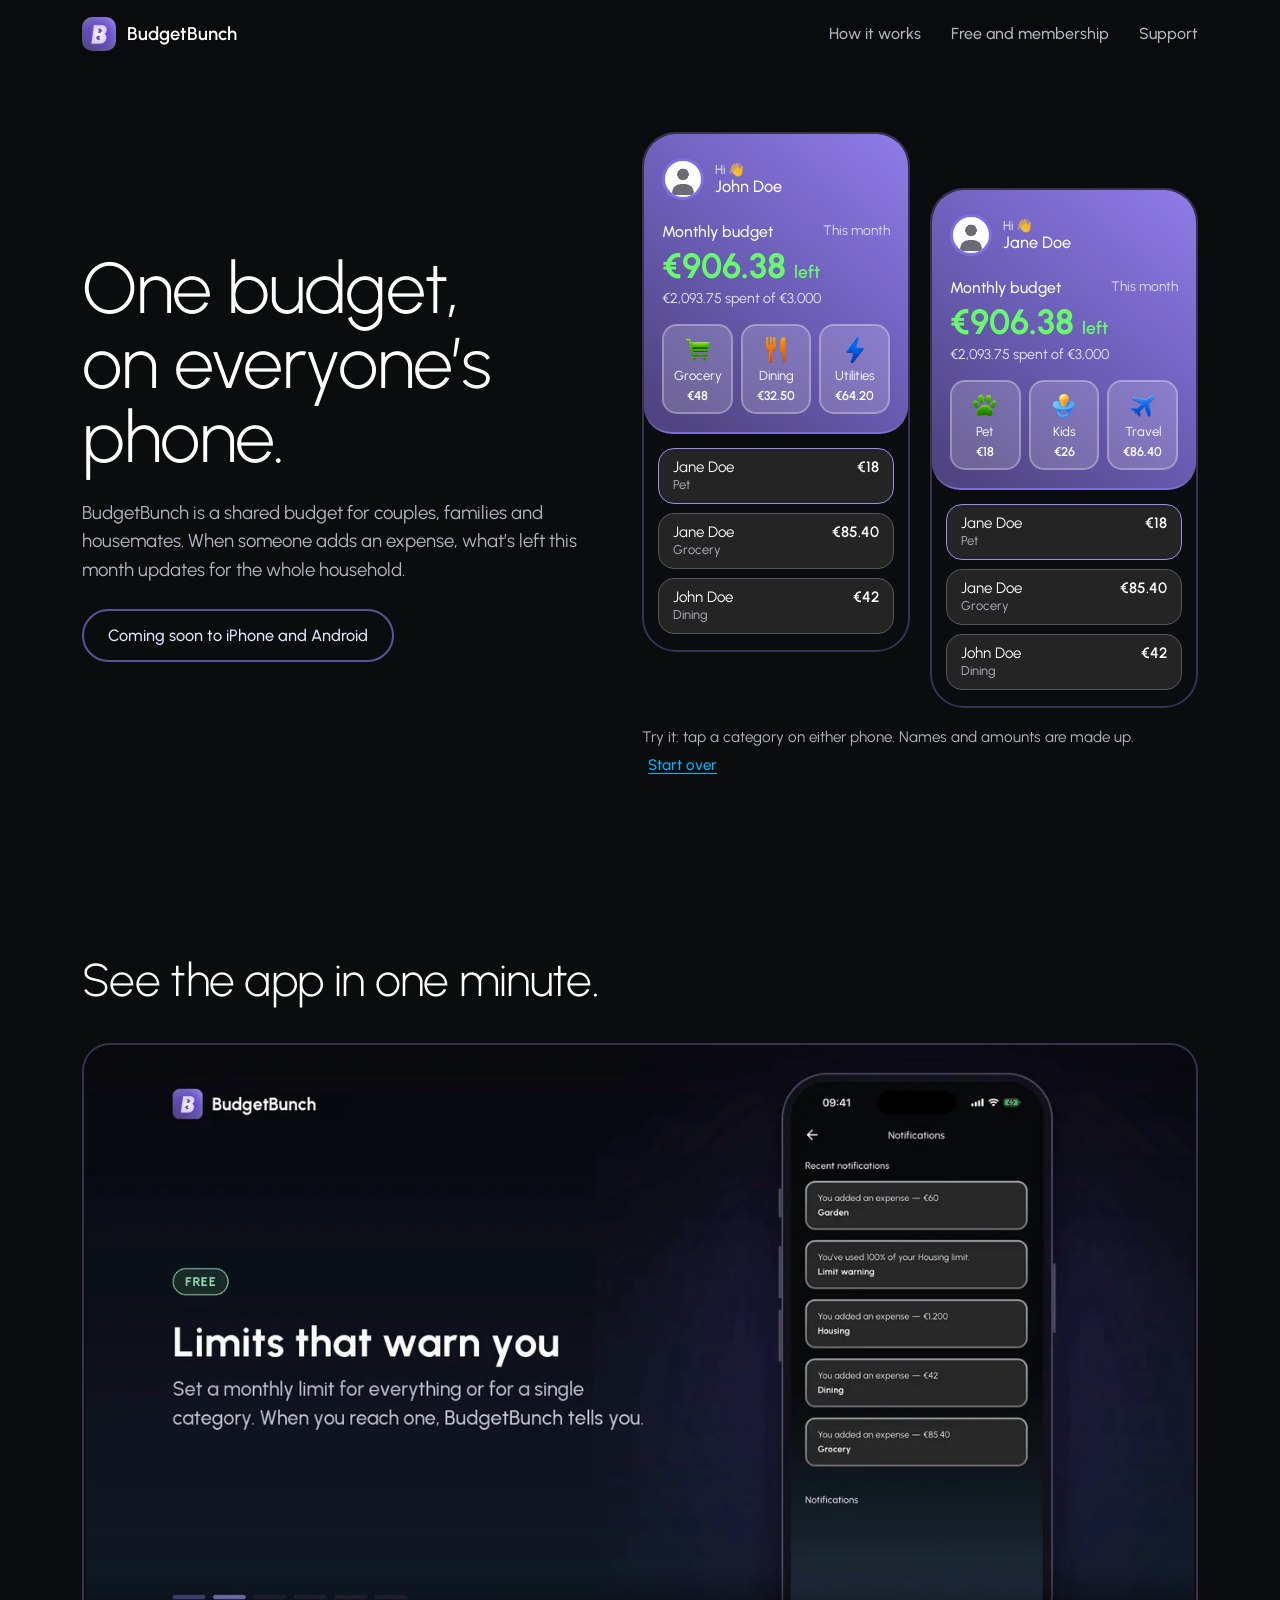
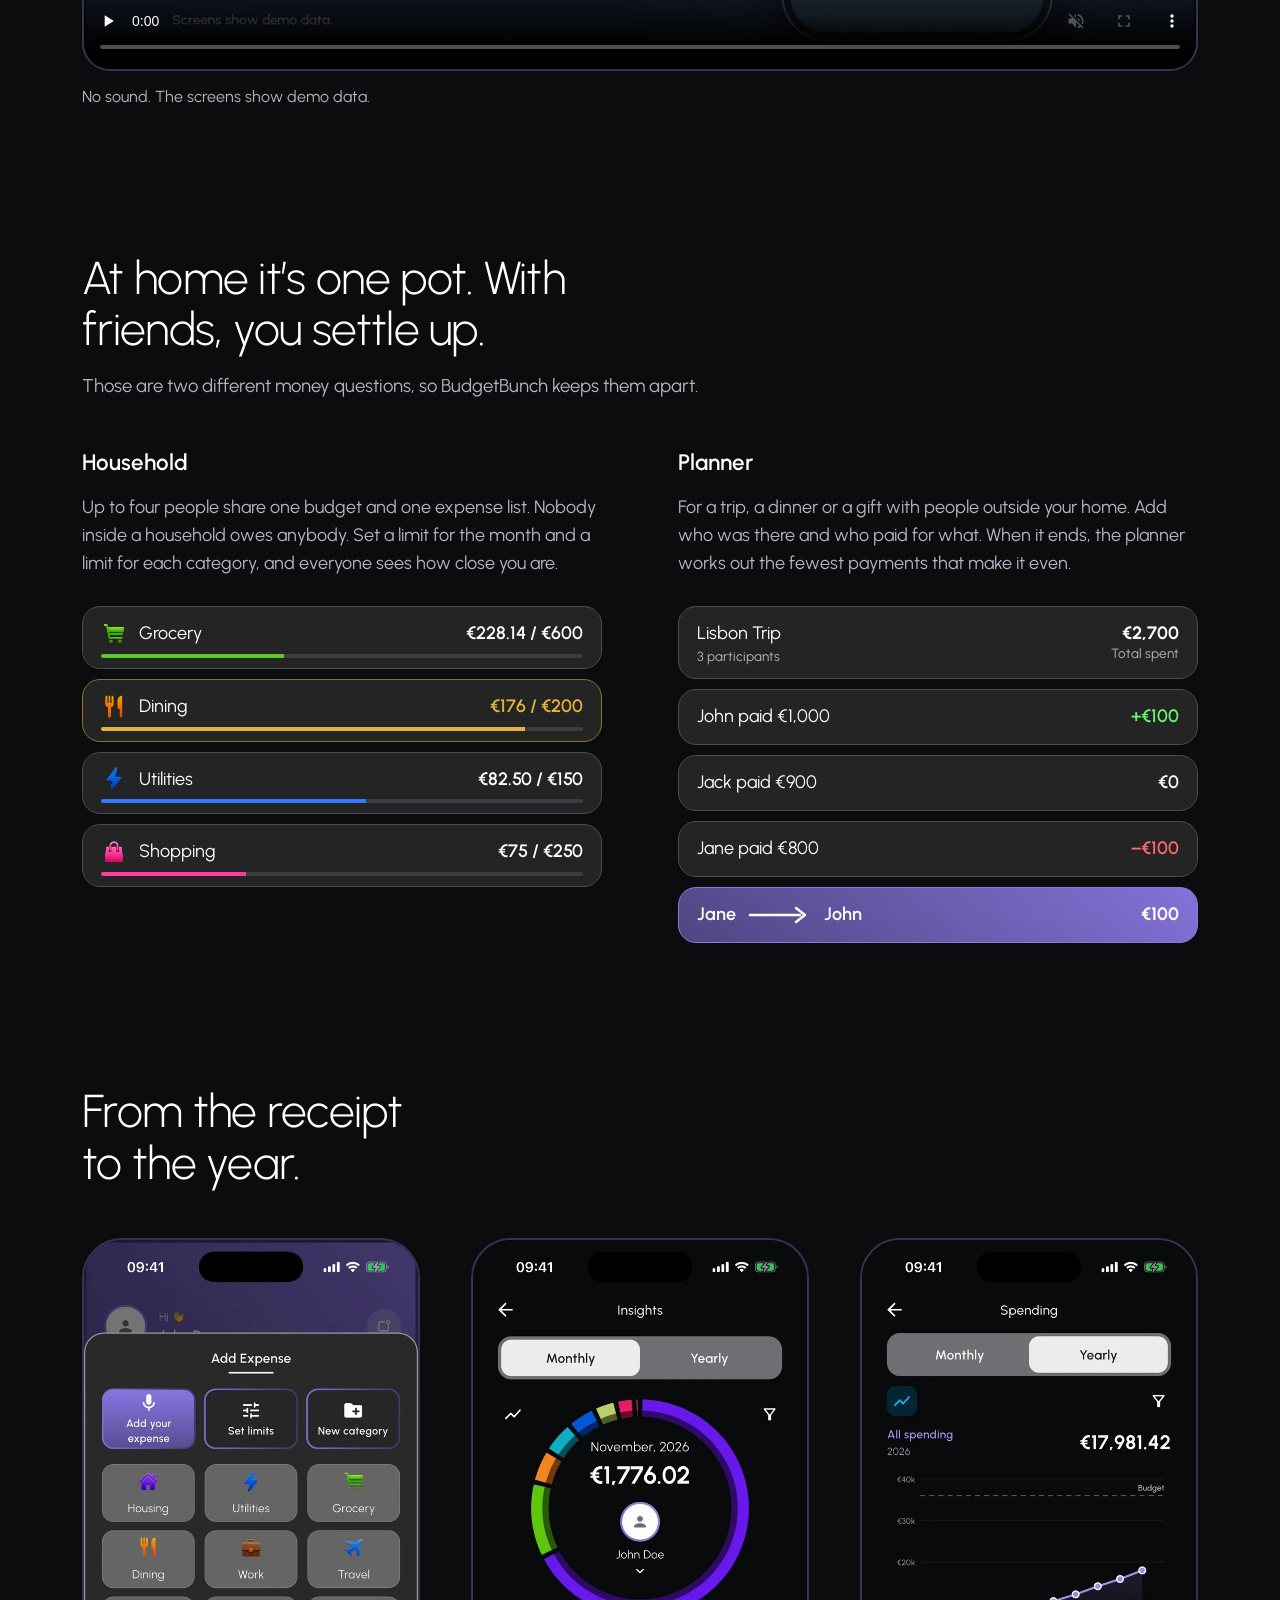
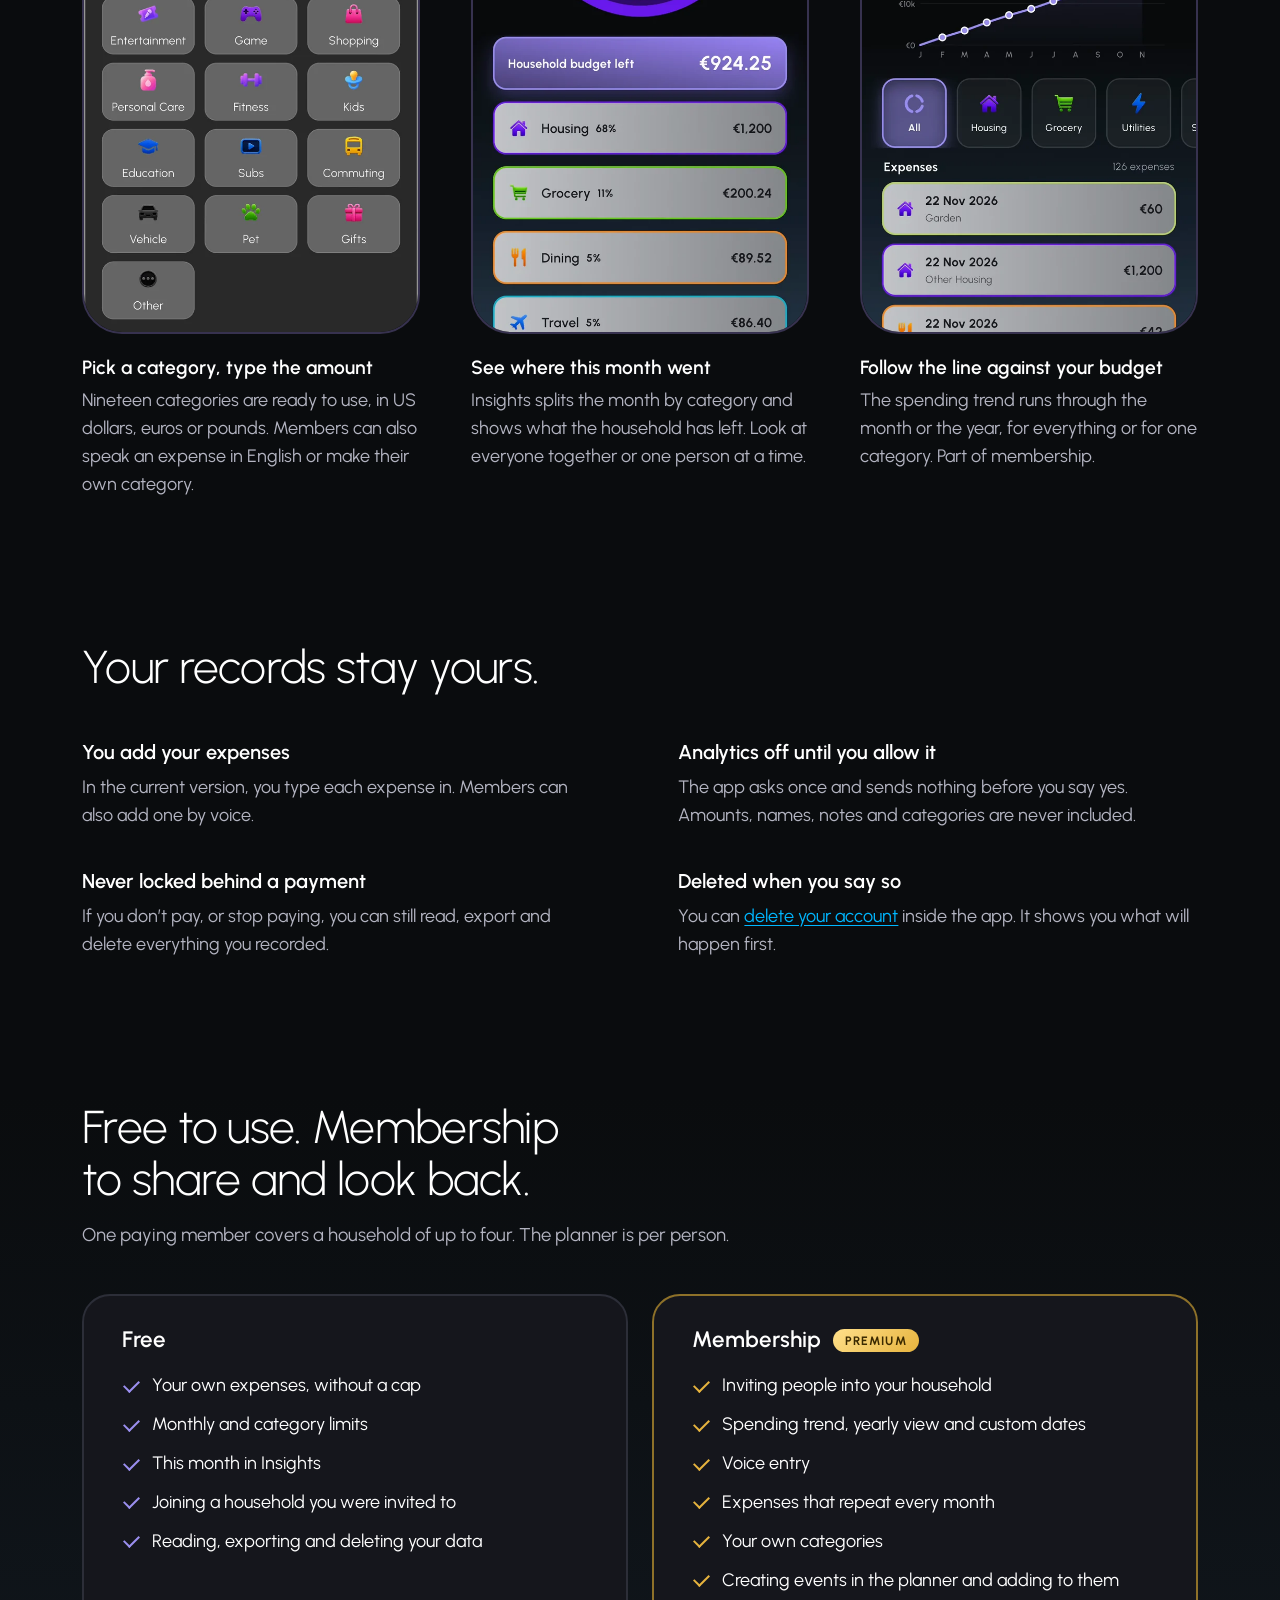
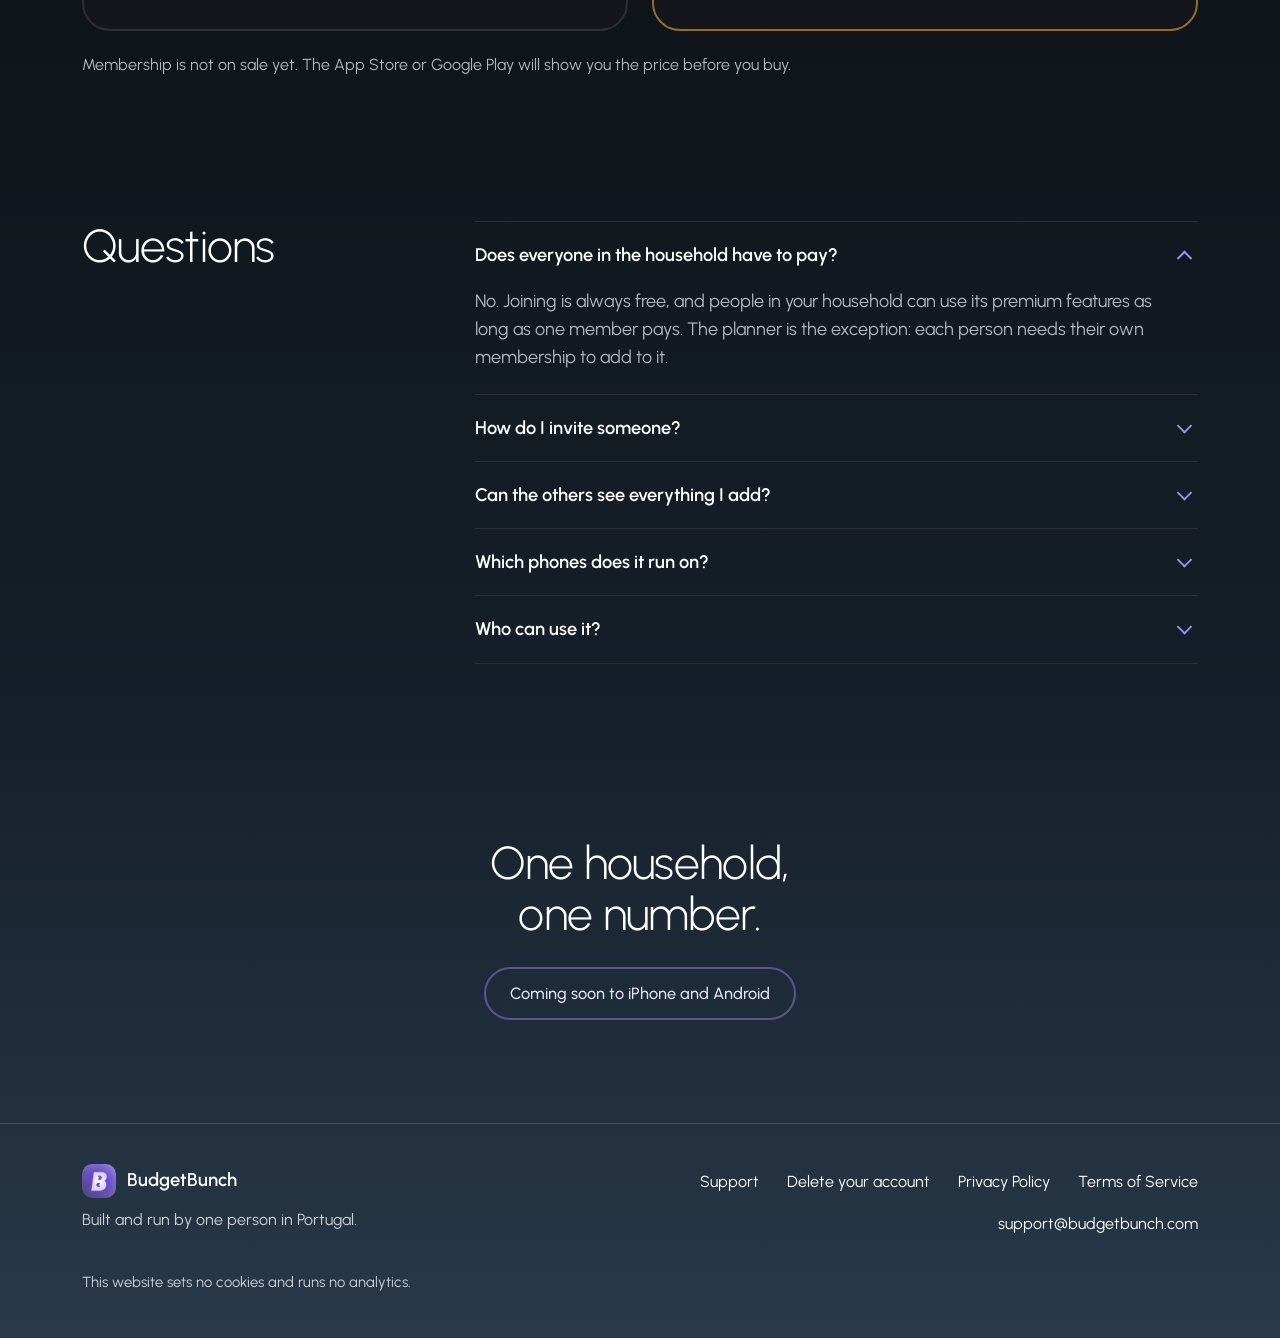
<file: index.html>
<!doctype html>
<html lang="en">
<head>
<meta charset="utf-8">
<meta name="viewport" content="width=device-width, initial-scale=1">
<title>BudgetBunch: a shared budget for your household</title>
<meta name="description" content="One monthly budget and one expense list for couples, families and housemates, plus a planner that settles trips and dinners.">
<meta name="robots" content="noindex">
<link rel="canonical" href="https://budgetbunch.com/">
<meta property="og:type" content="website">
<meta property="og:title" content="BudgetBunch: a shared budget for your household">
<meta property="og:description" content="One monthly budget and one expense list for couples, families and housemates, plus a planner that settles trips and dinners.">
<meta property="og:image" content="https://budgetbunch.com/assets/img/og.png">
<meta name="twitter:card" content="summary_large_image">
<meta name="theme-color" content="#0A0A0F">
<link rel="icon" type="image/png" href="assets/img/icon-64.png">
<link rel="apple-touch-icon" href="assets/img/icon-180.png">
<link rel="preload" href="assets/fonts/urbanist-light.woff2" as="font" type="font/woff2" crossorigin>
<link rel="stylesheet" href="assets/styles.css">
</head>
<body class="home">
<a class="skip" href="#main">Skip to content</a>
<header class="top">
  <div class="wrap top-row">
    <a class="brand" href="index.html"><img src="assets/img/icon-180.png" alt="" width="34" height="34">BudgetBunch</a>
    <nav aria-label="Main">
      <a class="wide" href="index.html#how">How it works</a>
      <a class="wide" href="index.html#membership">Free and membership</a>
      <a href="support.html">Support</a>
    </nav>
  </div>
</header>
<main id="main">
<section class="hero">
  <div class="wrap hero-row">
    <div class="hero-copy">
      <h1>One budget, on everyone’s phone.</h1>
      <p class="lead">BudgetBunch is a shared budget for couples, families and housemates. When someone adds an expense, what’s left this month updates for the whole household.</p>
      <p class="soon">Coming soon to iPhone and Android</p>
    </div>

    <div class="demo" id="demo" role="group" aria-label="Demo: two phones in one household">
      <div class="phones">
        <div class="phone" data-who="John Doe">
          <div class="card">
            <div class="who"><i class="ring" aria-hidden="true"></i><span><small>Hi 👋</small>John Doe</span></div>
            <p class="label">Monthly budget <em>This month</em></p>
            <p class="left"><span data-left>€924.25</span> <small data-word>left</small></p>
            <p class="spent" data-spent>€2,075.75 spent of €3,000</p>
            <div class="chips">
              <button type="button" data-cat="Grocery" data-amt="48"><img src="assets/cat/grocery.png" alt="" width="30" height="30">Grocery<b>€48</b></button>
              <button type="button" data-cat="Dining" data-amt="32.5"><img src="assets/cat/dining.png" alt="" width="30" height="30">Dining<b>€32.50</b></button>
              <button type="button" data-cat="Utilities" data-amt="64.2"><img src="assets/cat/utilities.png" alt="" width="30" height="30">Utilities<b>€64.20</b></button>
            </div>
          </div>
          <ul class="rows" data-rows></ul>
        </div>
        <div class="phone back" data-who="Jane Doe">
          <div class="card">
            <div class="who"><i class="ring" aria-hidden="true"></i><span><small>Hi 👋</small>Jane Doe</span></div>
            <p class="label">Monthly budget <em>This month</em></p>
            <p class="left"><span data-left>€924.25</span> <small data-word>left</small></p>
            <p class="spent" data-spent>€2,075.75 spent of €3,000</p>
            <div class="chips">
              <button type="button" data-cat="Pet" data-amt="18"><img src="assets/cat/pet.png" alt="" width="30" height="30">Pet<b>€18</b></button>
              <button type="button" data-cat="Kids" data-amt="26"><img src="assets/cat/kids.png" alt="" width="30" height="30">Kids<b>€26</b></button>
              <button type="button" data-cat="Travel" data-amt="86.4"><img src="assets/cat/travel.png" alt="" width="30" height="30">Travel<b>€86.40</b></button>
            </div>
          </div>
          <ul class="rows" data-rows></ul>
        </div>
      </div>
      <p class="hint"><span>Try it: tap a category on either phone. Names and amounts are made up.</span> <button type="button" class="link" id="reset" hidden>Start over</button></p>
      <p class="sr" aria-live="polite" id="live"></p>
    </div>
  </div>
</section>

<section class="band" id="video">
  <div class="wrap">
    <h2>See the app in one minute.</h2>
    <video class="film" controls preload="none" playsinline muted width="1920" height="1080" poster="assets/video/poster.webp" aria-label="One-minute silent demo of BudgetBunch with on-screen captions">
      <source src="assets/video/budgetbunch-demo.mp4" type="video/mp4">
      <a href="assets/video/budgetbunch-demo.mp4">Download the demo video</a>
    </video>
    <p class="note">No sound. The screens show demo data.</p>
  </div>
</section>

<section class="band" id="how">
  <div class="wrap">
    <h2>At home it’s one pot. With friends, you settle up.</h2>
    <p class="lead">Those are two different money questions, so BudgetBunch keeps them apart.</p>
    <div class="pair">
      <article>
        <h3>Household</h3>
        <p>Up to four people share one budget and one expense list. Nobody inside a household owes anybody. Set a limit for the month and a limit for each category, and everyone sees how close you are.</p>
        <div class="fig" aria-label="Example category limits">
          <div class="lim" style="--p:38%;--c:#5CC91E"><img src="assets/cat/grocery.png" alt="" width="26" height="26"><span>Grocery</span><b>€228.14 / €600</b></div>
          <div class="lim warn" style="--p:88%"><img src="assets/cat/dining.png" alt="" width="26" height="26"><span>Dining</span><b>€176 / €200</b></div>
          <div class="lim" style="--p:55%;--c:#2F7BFF"><img src="assets/cat/utilities.png" alt="" width="26" height="26"><span>Utilities</span><b>€82.50 / €150</b></div>
          <div class="lim" style="--p:30%;--c:#FF3D9A"><img src="assets/cat/shopping.png" alt="" width="26" height="26"><span>Shopping</span><b>€75 / €250</b></div>
        </div>
      </article>
      <article>
        <h3>Planner</h3>
        <p>For a trip, a dinner or a gift with people outside your home. Add who was there and who paid for what. When it ends, the planner works out the fewest payments that make it even.</p>
        <div class="fig" aria-label="Example settlement">
          <div class="ev"><span>Lisbon Trip<small>3 participants</small></span><b>€2,700<small>Total spent</small></b></div>
          <div class="net"><span>John paid €1,000</span><b class="plus">+€100</b></div>
          <div class="net"><span>Jack paid €900</span><b>€0</b></div>
          <div class="net"><span>Jane paid €800</span><b class="minus">−€100</b></div>
          <div class="pay"><span>Jane</span><svg viewBox="0 0 64 20" aria-hidden="true"><path d="M2 10h50"/><path d="M48 3l9 7-9 7"/></svg><span>John</span><b>€100</b></div>
        </div>
      </article>
    </div>
  </div>
</section>

<section class="band">
  <div class="wrap">
    <h2>From the receipt to the year.</h2>
    <div class="shots">
      <figure>
        <div class="shot"><img src="assets/img/screen-add.webp" alt="Add Expense sheet with nineteen categories" width="640" height="1327" loading="lazy"></div>
        <figcaption><b>Pick a category, type the amount</b>Nineteen categories are ready to use, in US dollars, euros or pounds. Members can also speak an expense in English or make their own category.</figcaption>
      </figure>
      <figure>
        <div class="shot"><img src="assets/img/screen-insights.webp" alt="Insights screen with this month’s spending by category" width="640" height="1327" loading="lazy"></div>
        <figcaption><b>See where this month went</b>Insights splits the month by category and shows what the household has left. Look at everyone together or one person at a time.</figcaption>
      </figure>
      <figure>
        <div class="shot"><img src="assets/img/screen-trend.webp" alt="Spending screen with the year as a line against the budget" width="640" height="1327" loading="lazy"></div>
        <figcaption><b>Follow the line against your budget</b>The spending trend runs through the month or the year, for everything or for one category. Part of membership.</figcaption>
      </figure>
    </div>
  </div>
</section>

<section class="band" id="privacy">
  <div class="wrap">
    <h2>Your records stay yours.</h2>
    <dl class="facts">
      <div><dt>You add your expenses</dt><dd>In the current version, you type each expense in. Members can also add one by voice.</dd></div>
      <div><dt>Analytics off until you allow it</dt><dd>The app asks once and sends nothing before you say yes. Amounts, names, notes and categories are never included.</dd></div>
      <div><dt>Never locked behind a payment</dt><dd>If you don’t pay, or stop paying, you can still read, export and delete everything you recorded.</dd></div>
      <div><dt>Deleted when you say so</dt><dd>You can <a href="delete-account.html">delete your account</a> inside the app. It shows you what will happen first.</dd></div>
    </dl>
  </div>
</section>

<section class="band" id="membership">
  <div class="wrap">
    <h2>Free to use. Membership to share and look back.</h2>
    <p class="lead">One paying member covers a household of up to four. The planner is per person.</p>
    <div class="plans">
      <div class="plan">
        <h3>Free</h3>
        <ul>
          <li>Your own expenses, without a cap</li>
          <li>Monthly and category limits</li>
          <li>This month in Insights</li>
          <li>Joining a household you were invited to</li>
          <li>Reading, exporting and deleting your data</li>
        </ul>
      </div>
      <div class="plan gold">
        <h3>Membership <span class="tag">Premium</span></h3>
        <ul>
          <li>Inviting people into your household</li>
          <li>Spending trend, yearly view and custom dates</li>
          <li>Voice entry</li>
          <li>Expenses that repeat every month</li>
          <li>Your own categories</li>
          <li>Creating events in the planner and adding to them</li>
        </ul>
      </div>
    </div>
    <p class="note">Membership is not on sale yet. The App Store or Google Play will show you the price before you buy.</p>
  </div>
</section>

<section class="band faq" id="questions">
  <div class="wrap">
    <h2>Questions</h2>
    <div class="qa">
      <details open><summary>Does everyone in the household have to pay?</summary><p>No. Joining is always free, and people in your household can use its premium features as long as one member pays. The planner is the exception: each person needs their own membership to add to it.</p></details>
      <details><summary>How do I invite someone?</summary><p>Open Profile, then Invite &amp; Join, and share your code. They enter it on the same screen on their phone.</p></details>
      <details><summary>Can the others see everything I add?</summary><p>Yes. A household has one expense list that all its members can read, so join only with people you trust with it. Only you can edit or remove what you recorded.</p></details>
      <details><summary>Which phones does it run on?</summary><p>iPhone and Android, with the same account on both. The app is in English.</p></details>
      <details><summary>Who can use it?</summary><p>Anyone aged 16 or older.</p></details>
    </div>
  </div>
</section>

<section class="end">
  <div class="wrap">
    <h2>One household, one number.</h2>
    <p class="soon">Coming soon to iPhone and Android</p>
  </div>
</section>

</main>
<footer class="foot">
  <div class="wrap foot-row">
    <div class="foot-brand">
      <a class="brand" href="index.html"><img src="assets/img/icon-180.png" alt="" width="34" height="34">BudgetBunch</a>
      <p>Built and run by one person in Portugal.</p>
    </div>
    <nav aria-label="Footer">
      <a href="support.html">Support</a>
      <a href="delete-account.html">Delete your account</a>
      <a href="legal/privacy.html">Privacy Policy</a>
      <a href="legal/terms.html">Terms of Service</a>
      <a href="mailto:support@budgetbunch.com">support@budgetbunch.com</a>
    </nav>
    <p class="fine">This website sets no cookies and runs no analytics.</p>
  </div>
</footer>
<script src="assets/main.js" defer></script>
</body>
</html>
</file>
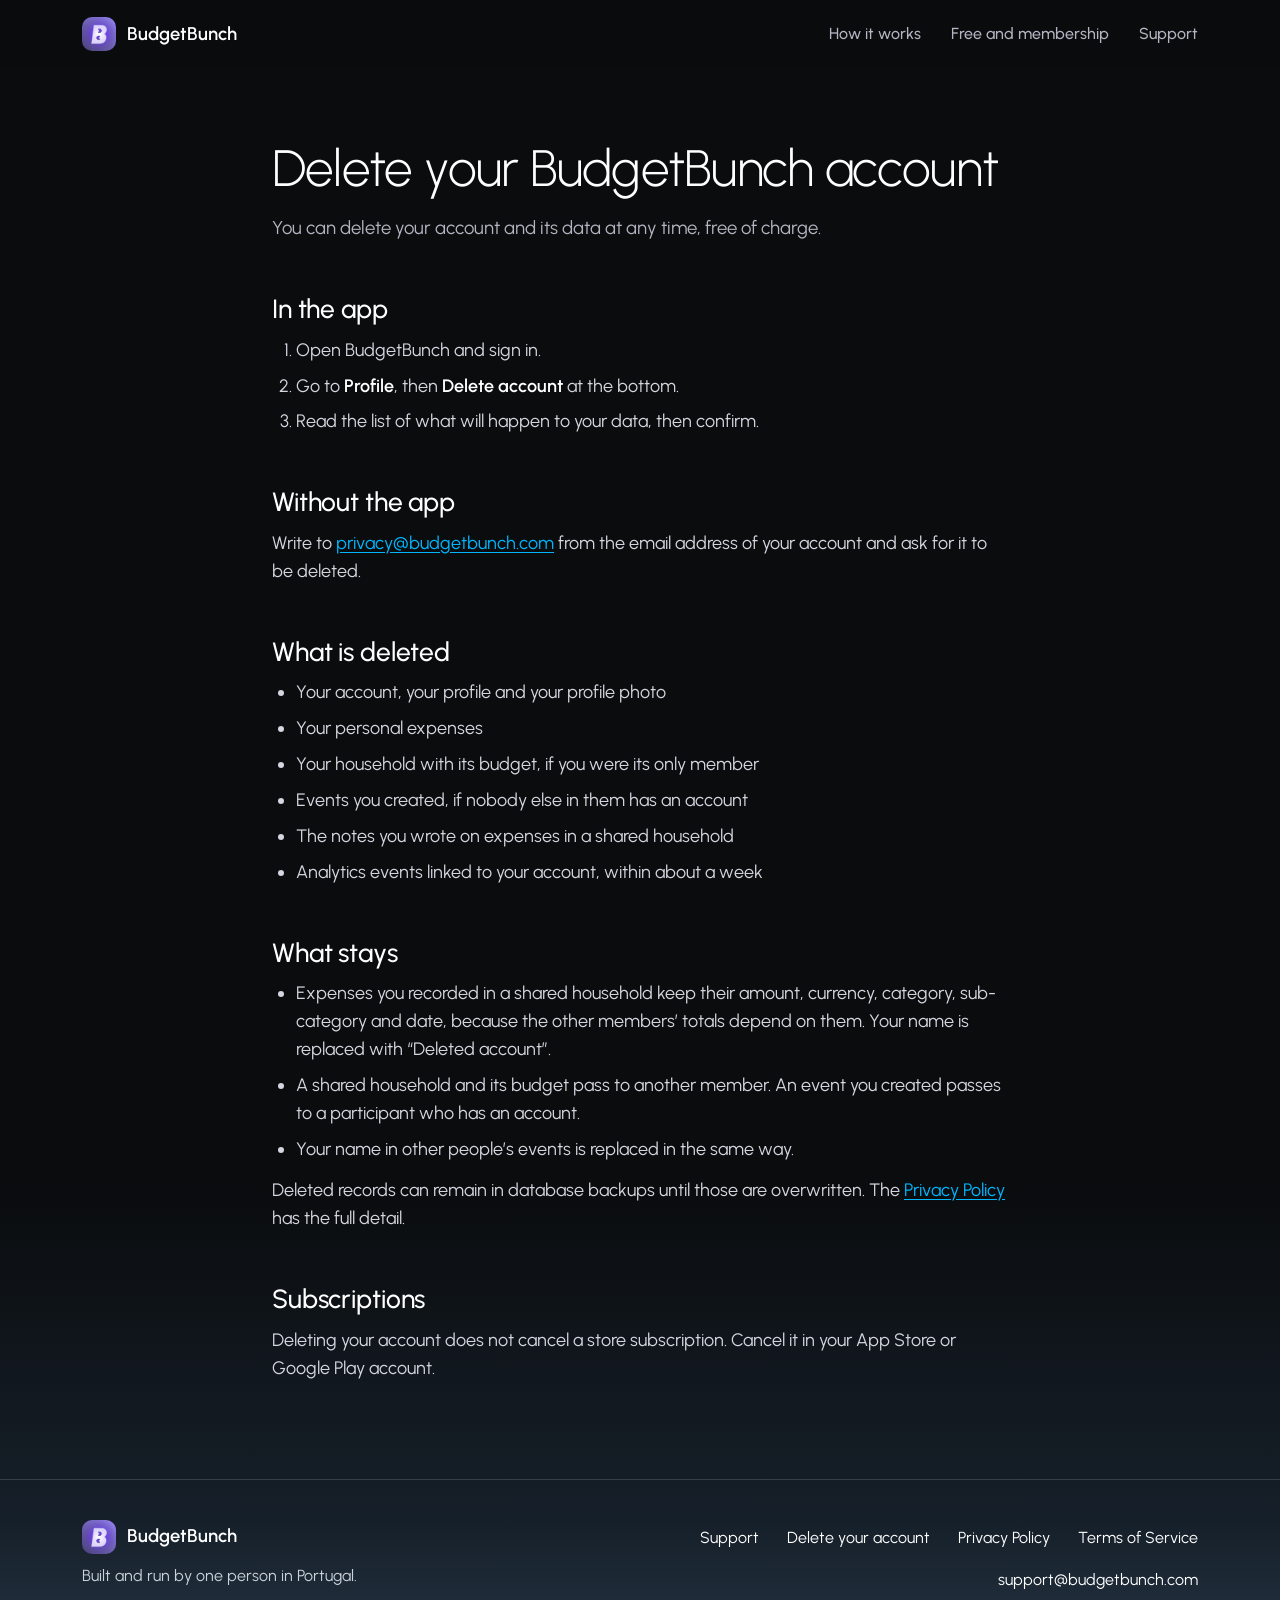
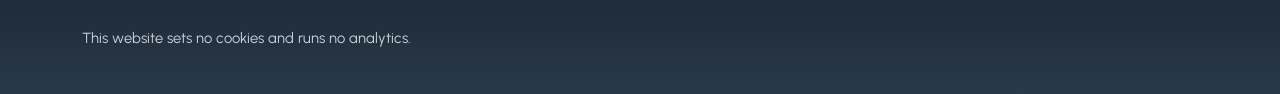
<file: delete-account.html>
<!doctype html>
<html lang="en">
<head>
<meta charset="utf-8">
<meta name="viewport" content="width=device-width, initial-scale=1">
<title>Delete your BudgetBunch account</title>
<meta name="description" content="How to delete your account, what is removed and what stays with a shared household.">
<meta name="robots" content="noindex">
<link rel="canonical" href="https://budgetbunch.com/delete-account.html">
<meta property="og:type" content="website">
<meta property="og:title" content="Delete your BudgetBunch account">
<meta property="og:description" content="How to delete your account, what is removed and what stays with a shared household.">
<meta property="og:image" content="https://budgetbunch.com/assets/img/og.png">
<meta name="twitter:card" content="summary_large_image">
<meta name="theme-color" content="#0A0A0F">
<link rel="icon" type="image/png" href="assets/img/icon-64.png">
<link rel="apple-touch-icon" href="assets/img/icon-180.png">
<link rel="preload" href="assets/fonts/urbanist-light.woff2" as="font" type="font/woff2" crossorigin>
<link rel="stylesheet" href="assets/styles.css">
</head>
<body class="doc">
<a class="skip" href="#main">Skip to content</a>
<header class="top">
  <div class="wrap top-row">
    <a class="brand" href="index.html"><img src="assets/img/icon-180.png" alt="" width="34" height="34">BudgetBunch</a>
    <nav aria-label="Main">
      <a class="wide" href="index.html#how">How it works</a>
      <a class="wide" href="index.html#membership">Free and membership</a>
      <a href="support.html">Support</a>
    </nav>
  </div>
</header>
<main id="main">
<article class="prose wrap">
<h1>Delete your BudgetBunch account</h1>
<p class="lead">You can delete your account and its data at any time, free of charge.</p>

<h2>In the app</h2>
<ol class="steps">
  <li>Open BudgetBunch and sign in.</li>
  <li>Go to <b>Profile</b>, then <b>Delete account</b> at the bottom.</li>
  <li>Read the list of what will happen to your data, then confirm.</li>
</ol>

<h2>Without the app</h2>
<p>Write to <a href="mailto:privacy@budgetbunch.com?subject=Delete%20my%20account">privacy@budgetbunch.com</a> from the email address of your account and ask for it to be deleted.</p>

<h2>What is deleted</h2>
<ul>
  <li>Your account, your profile and your profile photo</li>
  <li>Your personal expenses</li>
  <li>Your household with its budget, if you were its only member</li>
  <li>Events you created, if nobody else in them has an account</li>
  <li>The notes you wrote on expenses in a shared household</li>
  <li>Analytics events linked to your account, within about a week</li>
</ul>

<h2>What stays</h2>
<ul>
  <li>Expenses you recorded in a shared household keep their amount, currency, category, sub-category and date, because the other members’ totals depend on them. Your name is replaced with “Deleted account”.</li>
  <li>A shared household and its budget pass to another member. An event you created passes to a participant who has an account.</li>
  <li>Your name in other people’s events is replaced in the same way.</li>
</ul>
<p>Deleted records can remain in database backups until those are overwritten. The <a href="legal/privacy.html">Privacy Policy</a> has the full detail.</p>

<h2>Subscriptions</h2>
<p>Deleting your account does not cancel a store subscription. Cancel it in your App Store or Google Play account.</p>
</article>

</main>
<footer class="foot">
  <div class="wrap foot-row">
    <div class="foot-brand">
      <a class="brand" href="index.html"><img src="assets/img/icon-180.png" alt="" width="34" height="34">BudgetBunch</a>
      <p>Built and run by one person in Portugal.</p>
    </div>
    <nav aria-label="Footer">
      <a href="support.html">Support</a>
      <a href="delete-account.html">Delete your account</a>
      <a href="legal/privacy.html">Privacy Policy</a>
      <a href="legal/terms.html">Terms of Service</a>
      <a href="mailto:support@budgetbunch.com">support@budgetbunch.com</a>
    </nav>
    <p class="fine">This website sets no cookies and runs no analytics.</p>
  </div>
</footer>
<script src="assets/main.js" defer></script>
</body>
</html>
</file>
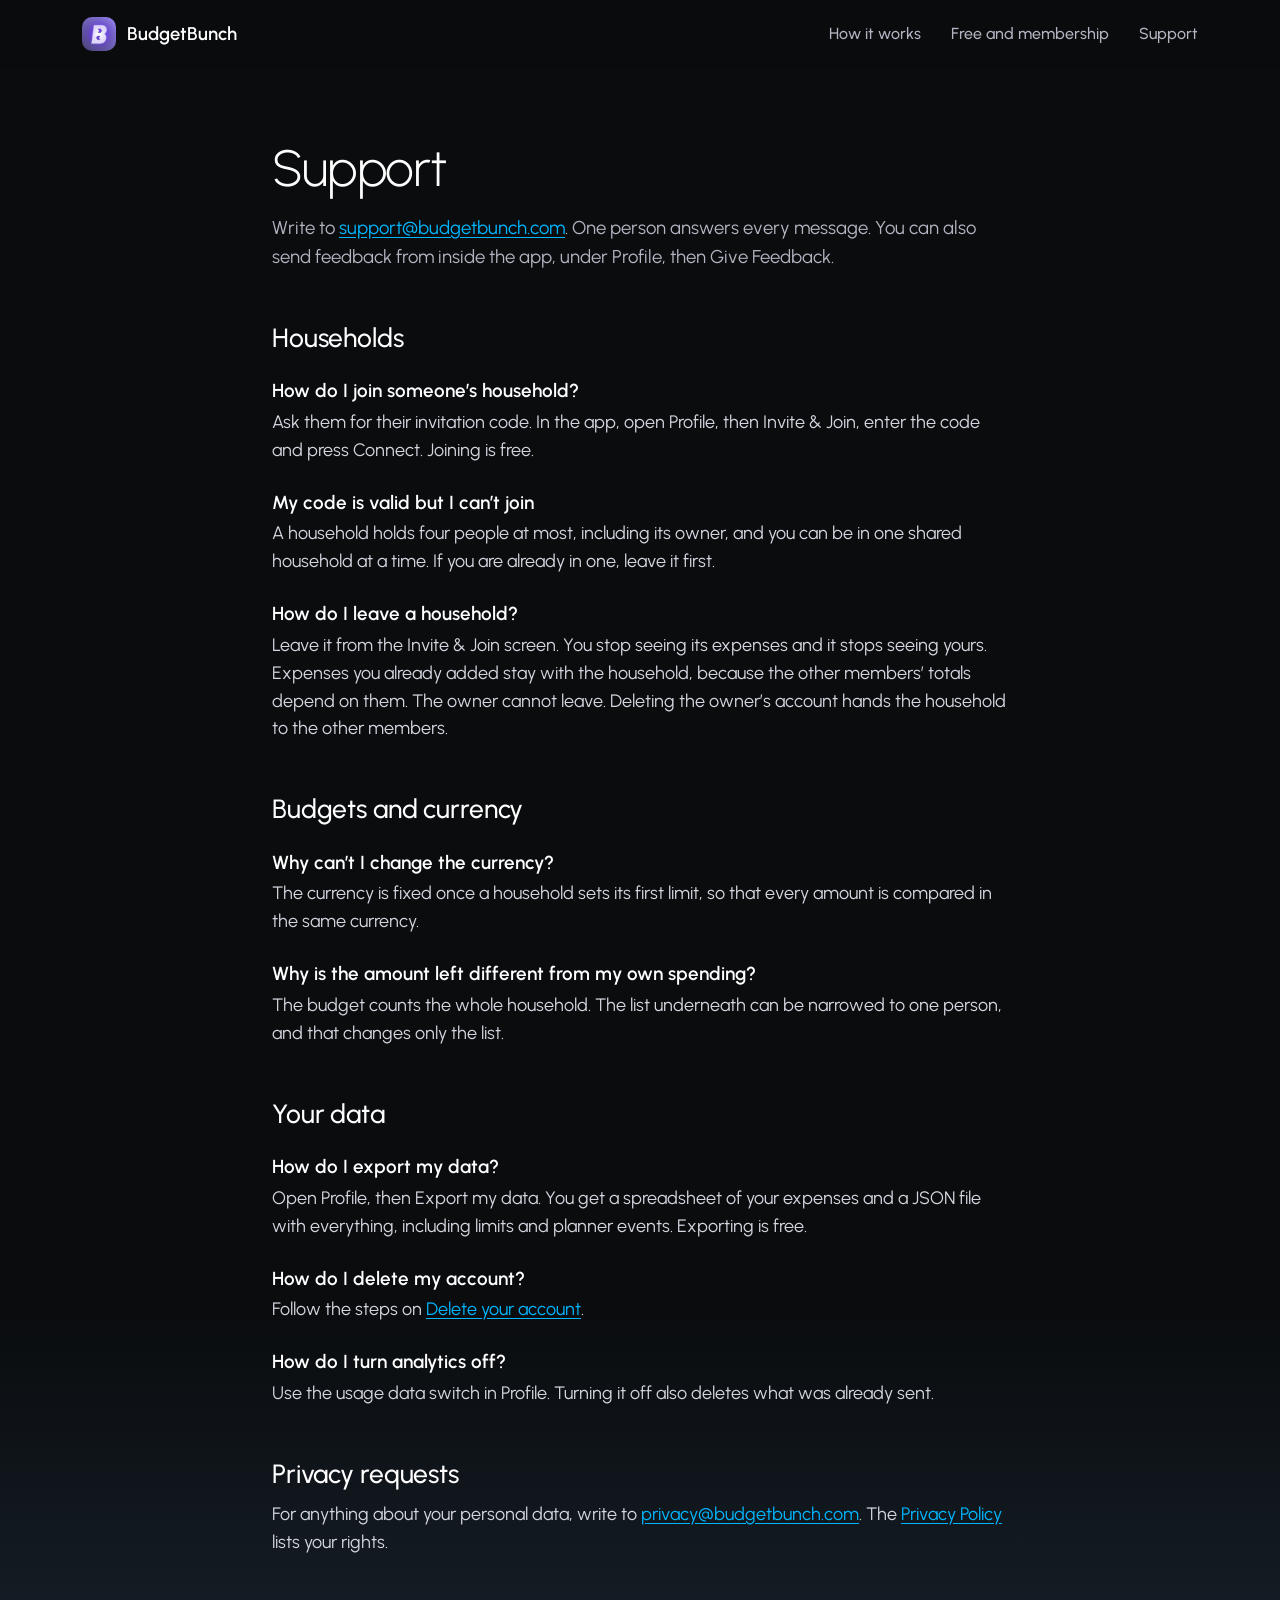
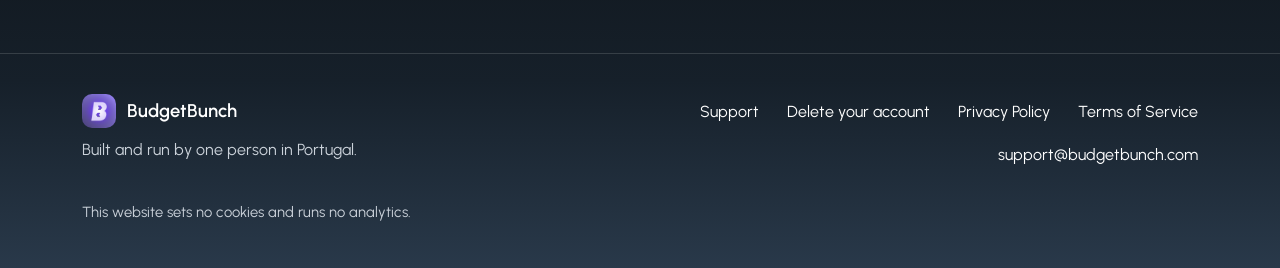
<file: support.html>
<!doctype html>
<html lang="en">
<head>
<meta charset="utf-8">
<meta name="viewport" content="width=device-width, initial-scale=1">
<title>BudgetBunch support</title>
<meta name="description" content="How to reach us, and answers about households, limits, exporting and leaving.">
<meta name="robots" content="noindex">
<link rel="canonical" href="https://budgetbunch.com/support.html">
<meta property="og:type" content="website">
<meta property="og:title" content="BudgetBunch support">
<meta property="og:description" content="How to reach us, and answers about households, limits, exporting and leaving.">
<meta property="og:image" content="https://budgetbunch.com/assets/img/og.png">
<meta name="twitter:card" content="summary_large_image">
<meta name="theme-color" content="#0A0A0F">
<link rel="icon" type="image/png" href="assets/img/icon-64.png">
<link rel="apple-touch-icon" href="assets/img/icon-180.png">
<link rel="preload" href="assets/fonts/urbanist-light.woff2" as="font" type="font/woff2" crossorigin>
<link rel="stylesheet" href="assets/styles.css">
</head>
<body class="doc">
<a class="skip" href="#main">Skip to content</a>
<header class="top">
  <div class="wrap top-row">
    <a class="brand" href="index.html"><img src="assets/img/icon-180.png" alt="" width="34" height="34">BudgetBunch</a>
    <nav aria-label="Main">
      <a class="wide" href="index.html#how">How it works</a>
      <a class="wide" href="index.html#membership">Free and membership</a>
      <a href="support.html">Support</a>
    </nav>
  </div>
</header>
<main id="main">
<article class="prose wrap">
<h1>Support</h1>
<p class="lead">Write to <a href="mailto:support@budgetbunch.com">support@budgetbunch.com</a>. One person answers every message. You can also send feedback from inside the app, under Profile, then Give Feedback.</p>

<h2>Households</h2>
<h3>How do I join someone’s household?</h3>
<p>Ask them for their invitation code. In the app, open Profile, then Invite &amp; Join, enter the code and press Connect. Joining is free.</p>
<h3>My code is valid but I can’t join</h3>
<p>A household holds four people at most, including its owner, and you can be in one shared household at a time. If you are already in one, leave it first.</p>
<h3>How do I leave a household?</h3>
<p>Leave it from the Invite &amp; Join screen. You stop seeing its expenses and it stops seeing yours. Expenses you already added stay with the household, because the other members’ totals depend on them. The owner cannot leave. Deleting the owner’s account hands the household to the other members.</p>

<h2>Budgets and currency</h2>
<h3>Why can’t I change the currency?</h3>
<p>The currency is fixed once a household sets its first limit, so that every amount is compared in the same currency.</p>
<h3>Why is the amount left different from my own spending?</h3>
<p>The budget counts the whole household. The list underneath can be narrowed to one person, and that changes only the list.</p>

<h2>Your data</h2>
<h3>How do I export my data?</h3>
<p>Open Profile, then Export my data. You get a spreadsheet of your expenses and a JSON file with everything, including limits and planner events. Exporting is free.</p>
<h3>How do I delete my account?</h3>
<p>Follow the steps on <a href="delete-account.html">Delete your account</a>.</p>
<h3>How do I turn analytics off?</h3>
<p>Use the usage data switch in Profile. Turning it off also deletes what was already sent.</p>

<h2>Privacy requests</h2>
<p>For anything about your personal data, write to <a href="mailto:privacy@budgetbunch.com">privacy@budgetbunch.com</a>. The <a href="legal/privacy.html">Privacy Policy</a> lists your rights.</p>
</article>

</main>
<footer class="foot">
  <div class="wrap foot-row">
    <div class="foot-brand">
      <a class="brand" href="index.html"><img src="assets/img/icon-180.png" alt="" width="34" height="34">BudgetBunch</a>
      <p>Built and run by one person in Portugal.</p>
    </div>
    <nav aria-label="Footer">
      <a href="support.html">Support</a>
      <a href="delete-account.html">Delete your account</a>
      <a href="legal/privacy.html">Privacy Policy</a>
      <a href="legal/terms.html">Terms of Service</a>
      <a href="mailto:support@budgetbunch.com">support@budgetbunch.com</a>
    </nav>
    <p class="fine">This website sets no cookies and runs no analytics.</p>
  </div>
</footer>
<script src="assets/main.js" defer></script>
</body>
</html>
</file>
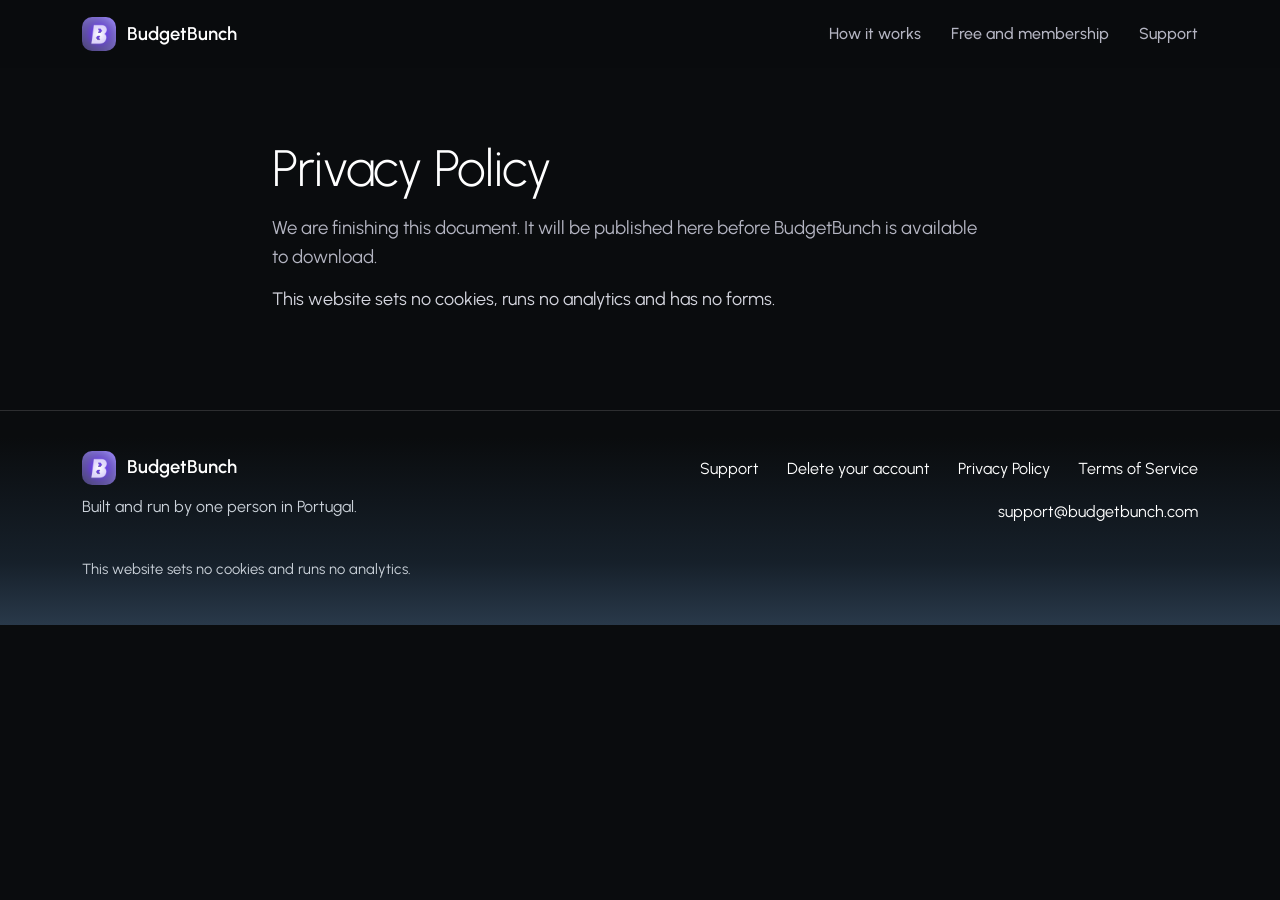
<file: legal/privacy.html>
<!doctype html>
<html lang="en">
<head>
<meta charset="utf-8">
<meta name="viewport" content="width=device-width, initial-scale=1">
<title>Privacy Policy · BudgetBunch</title>
<meta name="description" content="Privacy Policy for BudgetBunch.">
<meta name="robots" content="noindex">
<link rel="canonical" href="https://budgetbunch.com/legal/privacy.html">
<meta property="og:type" content="website">
<meta property="og:title" content="Privacy Policy · BudgetBunch">
<meta property="og:description" content="Privacy Policy for BudgetBunch.">
<meta property="og:image" content="https://budgetbunch.com/assets/img/og.png">
<meta name="twitter:card" content="summary_large_image">
<meta name="theme-color" content="#0A0A0F">
<link rel="icon" type="image/png" href="../assets/img/icon-64.png">
<link rel="apple-touch-icon" href="../assets/img/icon-180.png">
<link rel="preload" href="../assets/fonts/urbanist-light.woff2" as="font" type="font/woff2" crossorigin>
<link rel="stylesheet" href="../assets/styles.css">
</head>
<body class="doc">
<a class="skip" href="#main">Skip to content</a>
<header class="top">
  <div class="wrap top-row">
    <a class="brand" href="../index.html"><img src="../assets/img/icon-180.png" alt="" width="34" height="34">BudgetBunch</a>
    <nav aria-label="Main">
      <a class="wide" href="../index.html#how">How it works</a>
      <a class="wide" href="../index.html#membership">Free and membership</a>
      <a href="../support.html">Support</a>
    </nav>
  </div>
</header>
<main id="main">
<article class="prose wrap"><h1>Privacy Policy</h1><p class="lead">We are finishing this document. It will be published here before BudgetBunch is available to download.</p><p>This website sets no cookies, runs no analytics and has no forms.</p></article>
</main>
<footer class="foot">
  <div class="wrap foot-row">
    <div class="foot-brand">
      <a class="brand" href="../index.html"><img src="../assets/img/icon-180.png" alt="" width="34" height="34">BudgetBunch</a>
      <p>Built and run by one person in Portugal.</p>
    </div>
    <nav aria-label="Footer">
      <a href="../support.html">Support</a>
      <a href="../delete-account.html">Delete your account</a>
      <a href="../legal/privacy.html">Privacy Policy</a>
      <a href="../legal/terms.html">Terms of Service</a>
      <a href="mailto:support@budgetbunch.com">support@budgetbunch.com</a>
    </nav>
    <p class="fine">This website sets no cookies and runs no analytics.</p>
  </div>
</footer>
<script src="../assets/main.js" defer></script>
</body>
</html>
</file>
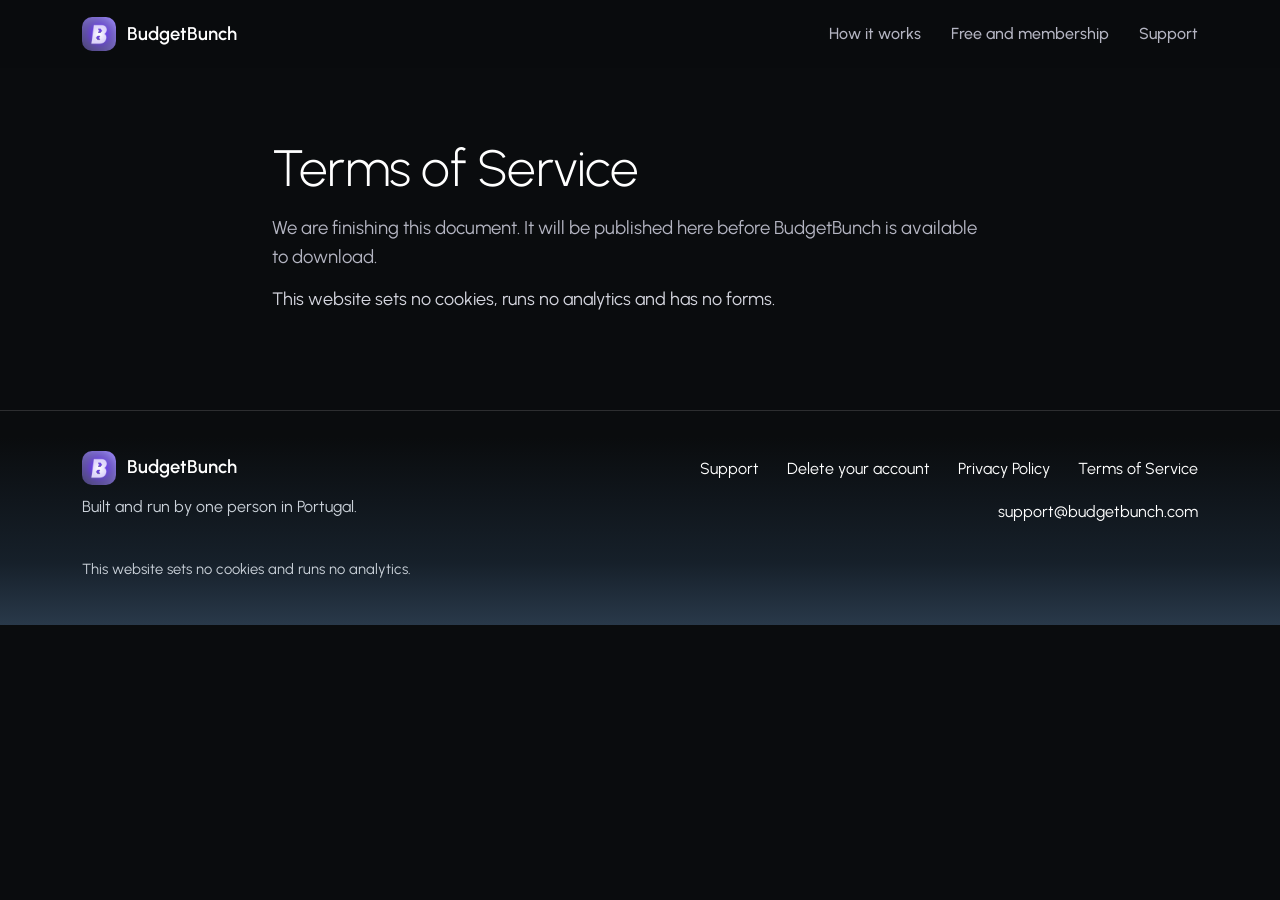
<file: legal/terms.html>
<!doctype html>
<html lang="en">
<head>
<meta charset="utf-8">
<meta name="viewport" content="width=device-width, initial-scale=1">
<title>Terms of Service · BudgetBunch</title>
<meta name="description" content="Terms of Service for BudgetBunch.">
<meta name="robots" content="noindex">
<link rel="canonical" href="https://budgetbunch.com/legal/terms.html">
<meta property="og:type" content="website">
<meta property="og:title" content="Terms of Service · BudgetBunch">
<meta property="og:description" content="Terms of Service for BudgetBunch.">
<meta property="og:image" content="https://budgetbunch.com/assets/img/og.png">
<meta name="twitter:card" content="summary_large_image">
<meta name="theme-color" content="#0A0A0F">
<link rel="icon" type="image/png" href="../assets/img/icon-64.png">
<link rel="apple-touch-icon" href="../assets/img/icon-180.png">
<link rel="preload" href="../assets/fonts/urbanist-light.woff2" as="font" type="font/woff2" crossorigin>
<link rel="stylesheet" href="../assets/styles.css">
</head>
<body class="doc">
<a class="skip" href="#main">Skip to content</a>
<header class="top">
  <div class="wrap top-row">
    <a class="brand" href="../index.html"><img src="../assets/img/icon-180.png" alt="" width="34" height="34">BudgetBunch</a>
    <nav aria-label="Main">
      <a class="wide" href="../index.html#how">How it works</a>
      <a class="wide" href="../index.html#membership">Free and membership</a>
      <a href="../support.html">Support</a>
    </nav>
  </div>
</header>
<main id="main">
<article class="prose wrap"><h1>Terms of Service</h1><p class="lead">We are finishing this document. It will be published here before BudgetBunch is available to download.</p><p>This website sets no cookies, runs no analytics and has no forms.</p></article>
</main>
<footer class="foot">
  <div class="wrap foot-row">
    <div class="foot-brand">
      <a class="brand" href="../index.html"><img src="../assets/img/icon-180.png" alt="" width="34" height="34">BudgetBunch</a>
      <p>Built and run by one person in Portugal.</p>
    </div>
    <nav aria-label="Footer">
      <a href="../support.html">Support</a>
      <a href="../delete-account.html">Delete your account</a>
      <a href="../legal/privacy.html">Privacy Policy</a>
      <a href="../legal/terms.html">Terms of Service</a>
      <a href="mailto:support@budgetbunch.com">support@budgetbunch.com</a>
    </nav>
    <p class="fine">This website sets no cookies and runs no analytics.</p>
  </div>
</footer>
<script src="../assets/main.js" defer></script>
</body>
</html>
</file>
<file: assets/styles.css>
/* Düzen: siyah zemin sayfanın sonunda uygulamanın arduvaz mavisine açılır; cesaret hero'daki
   iki canlı telefonda, gerisi sakin. Renkler lib/core/theme/colors.dart (AppColors). */
@font-face{font-family:Urbanist;font-weight:300;font-display:swap;src:url(fonts/urbanist-light.woff2) format("woff2")}
@font-face{font-family:Urbanist;font-weight:400;font-display:swap;src:url(fonts/urbanist-regular.woff2) format("woff2")}
@font-face{font-family:Urbanist;font-weight:500;font-display:swap;src:url(fonts/urbanist-medium.woff2) format("woff2")}
@font-face{font-family:Urbanist;font-weight:600;font-display:swap;src:url(fonts/urbanist-semibold.woff2) format("woff2")}
@font-face{font-family:Urbanist;font-weight:700;font-display:swap;src:url(fonts/urbanist-bold.woff2) format("woff2")}
:root{
  color-scheme:dark;
  --bg:#0A0C0E; --ground:linear-gradient(#0A0C0E 0,#0A0C0E 70%,#16202A 90%,#29394A 100%);
  --surface:#15161C; --row:#242424; --line:#2C2E38;
  --fg:#fff; --muted:#B4B5C2; --link:#00B7FF;
  --violet:#8F7CE9; --violet-deep:#504582; --lav:#9B8FF0;
  --good:#69F76E; --warn:#E6B33E; --bad:#FF6B6B; --gold:#FFE08A;
  --btn:linear-gradient(77deg,#544A86,#9381EE); --btn-stroke:linear-gradient(#9585DA,#5E5296);
  --sans:Urbanist,"Avenir Next","Segoe UI",system-ui,sans-serif;
}
*{box-sizing:border-box}
html{scroll-behavior:smooth;scroll-padding-top:88px;-webkit-text-size-adjust:100%}
body{margin:0;background:var(--bg) var(--ground);color:var(--fg);font:400 18px/1.55 var(--sans);overflow-wrap:break-word}
img{max-width:100%;display:block}
a{color:var(--link);text-underline-offset:3px}
h1,h2,h3,p,ul,ol,dl,dd,figure{margin:0}
:focus-visible{outline:3px solid var(--link);outline-offset:3px;border-radius:8px}
.wrap{width:100%;max-width:1160px;margin-inline:auto;padding-inline:max(22px,env(safe-area-inset-left)) max(22px,env(safe-area-inset-right))}
.sr,.skip:not(:focus){position:absolute;width:1px;height:1px;overflow:hidden;clip-path:inset(50%)}
.skip:focus{position:fixed;top:12px;left:12px;z-index:30;background:#fff;color:#1B1A21;padding:8px 14px;border-radius:10px}

h1,h2{font-weight:300;letter-spacing:-.015em;text-wrap:balance}
h1{font-size:clamp(2.6rem,5.6vw,4.5rem);line-height:1.04}
h2{font-size:clamp(1.9rem,3.6vw,2.9rem);line-height:1.12;max-width:20ch}
h3{font-size:1.4rem;font-weight:600;line-height:1.25}
.lead{font-size:1.16rem;color:var(--muted);max-width:64ch;text-wrap:pretty}

.top{position:sticky;top:0;z-index:20;background:rgb(10 12 14/.82);backdrop-filter:blur(14px);-webkit-backdrop-filter:blur(14px)}
.top-row{display:flex;align-items:center;justify-content:space-between;gap:20px;min-height:68px}
.brand{display:inline-flex;align-items:center;gap:11px;color:var(--fg);text-decoration:none;font-weight:600;font-size:1.15rem}
.brand img{border-radius:10px}
.top nav{display:flex;gap:30px}
.top nav a{color:var(--muted);text-decoration:none;font-weight:500;font-size:1rem;padding-block:10px}
.top nav a:hover{color:var(--fg)}

/* Hero */
.hero{padding-block:clamp(28px,5vw,64px) clamp(56px,8vw,104px);overflow:hidden}
.hero-row{display:grid;grid-template-columns:minmax(0,1fr) minmax(0,1.12fr);gap:clamp(32px,5vw,72px);align-items:center}
.hero-copy{display:grid;gap:24px;justify-items:start}
.soon{display:inline-block;border:2px solid #5E5296;border-radius:28px;padding:12px 24px;font-weight:500;color:#E6E2FF;font-size:1.02rem}
.stores{display:flex;flex-wrap:wrap;gap:14px}
.btn{display:inline-block;padding:2px;border-radius:28px;background:var(--btn-stroke);color:#fff;text-decoration:none;font-weight:600}
.btn span{display:block;padding:13px 26px;border-radius:26px;background:var(--btn)}
.btn:hover span{filter:brightness(1.1)}

.demo{min-width:0}
.phones{position:relative;display:grid;grid-template-columns:repeat(2,minmax(0,1fr));gap:20px;align-items:start}
.phone{border:2px solid #37324F;border-radius:34px;background:#0B0C10;overflow:hidden;height:520px}
.phone.back{margin-top:56px}
.card{background:linear-gradient(40deg,#504582 8%,#6E5FBA 52%,#8F7CE9);border-radius:0 0 28px 28px;padding:24px 18px 18px;border-bottom:2px solid #7F6FD2}
.who{display:flex;align-items:center;gap:11px;font-weight:500;line-height:1.2;font-size:1.02rem}
.who small{display:block;font-size:.8rem;font-weight:400;opacity:.9}
.ring{flex:none;width:42px;height:42px;border-radius:50%;border:3px solid #7C6FE0;background:#fff radial-gradient(circle at 50% 37%,#6B6B75 0 5.5px,transparent 6px) ;position:relative;overflow:hidden}
.ring::after{content:"";position:absolute;left:50%;bottom:2px;width:22px;height:11px;translate:-50% 0;border-radius:12px 12px 3px 3px;background:#6B6B75}
.label{margin-top:20px;font-weight:500;font-size:.98rem;display:flex;justify-content:space-between;gap:8px}
.label em{font-style:normal;font-weight:400;font-size:.86rem;color:#E1DCFB}
.left{font-weight:700;font-size:clamp(1.7rem,3vw,2.2rem);line-height:1.25;color:var(--good);font-variant-numeric:tabular-nums;white-space:nowrap}
.left small{font-size:.5em;font-weight:600}
.phone[data-state=warn] .left{color:var(--gold)}
.phone[data-state=over] .left{color:#FFC4C4}
.spent{font-size:.88rem;color:#E9E5FD;font-variant-numeric:tabular-nums}
.chips{display:grid;grid-template-columns:repeat(3,minmax(0,1fr));gap:8px;margin-top:14px}
.chips button{font:400 .82rem/1.25 var(--sans);color:#fff;background:rgb(255 255 255/.17);border:2px solid rgb(255 255 255/.28);border-radius:15px;padding:9px 2px 8px;display:grid;justify-items:center;gap:3px;cursor:pointer;transition:background .15s,transform .15s}
.chips b{font-weight:600;font-size:.8rem}
.chips button:hover{background:rgb(255 255 255/.28)}
.chips button:active{transform:scale(.95)}
.chips button:disabled{opacity:.45;cursor:default}
.rows{list-style:none;padding:14px 14px 0;display:grid;gap:9px}
.rows li{display:flex;justify-content:space-between;gap:8px;background:var(--row);border:1.5px solid #55565C;border-radius:16px;padding:9px 14px;line-height:1.3;font-size:.94rem}
.rows small{display:block;color:var(--muted);font-size:.8rem}
.rows b{font-weight:600;font-variant-numeric:tabular-nums}
.rows li.new{border-color:var(--lav);animation:drop .45s cubic-bezier(.2,.8,.3,1)}
@keyframes drop{from{transform:translateY(-10px)}}
.hint{margin-top:18px;color:var(--muted);font-size:.95rem;min-height:1.6em}
.link{font:inherit;font-weight:500;color:var(--link);background:none;border:0;padding:4px 0;margin-left:6px;text-decoration:underline;text-underline-offset:3px;cursor:pointer}

/* Bölümler */
.band{padding-block:clamp(44px,5.6vw,78px)}
.band h2+.lead{margin-top:16px}
.pair{display:grid;grid-template-columns:repeat(2,minmax(0,1fr));gap:clamp(36px,6vw,88px);margin-top:48px}
.pair article{display:grid;gap:14px;align-content:start;grid-row:span 3;grid-template-rows:subgrid}
.pair p{color:var(--muted);max-width:52ch}
.fig{display:grid;gap:10px;align-content:start;margin-top:14px;font-variant-numeric:tabular-nums}
.lim,.net,.ev,.pay{border-radius:18px;border:1.5px solid #4A4B52;background:var(--row);padding:13px 18px;display:flex;align-items:center;gap:12px;min-height:56px}
.lim span,.net span,.ev>span{flex:1}
.lim b,.net b{font-weight:600}
.lim{position:relative;padding-bottom:20px}
.lim::after{content:"";position:absolute;left:18px;right:18px;bottom:10px;height:4px;border-radius:4px;background:linear-gradient(90deg,var(--c) var(--p),#3C3C42 var(--p))}
.lim.warn{--c:var(--warn);border-color:#8E7129}
.lim.warn b{color:var(--warn)}
.ev small{display:block;font-weight:400;font-size:.84rem;color:var(--muted);line-height:1.3}
.ev b{text-align:right;font-weight:700;line-height:1.3}
.plus{color:var(--good)}.minus{color:var(--bad)}
.pay{background:linear-gradient(40deg,#504582,#8472D8);border-color:#8A7BDB;font-weight:600}
.pay svg{flex:1;max-width:64px;height:20px;fill:none;stroke:#fff;stroke-width:2.5;stroke-linecap:round;stroke-linejoin:round}
.pay b{margin-left:auto;font-weight:700}

.film{display:block;width:100%;height:auto;aspect-ratio:16/9;margin-top:36px;border:2px solid #37324F;border-radius:28px;background:#0B0C10}
.film+.note{margin-top:14px}

.shots{display:grid;grid-template-columns:repeat(3,minmax(0,1fr));gap:clamp(24px,4vw,56px);margin-top:48px}
.shots figure{display:grid;gap:22px;align-content:start}
.shot{border:2px solid #37324F;border-radius:40px;overflow:hidden;background:#0B0C10}
.shot img{width:100%;height:auto}
.shots figcaption{color:var(--muted)}
.shots figcaption b{display:block;color:var(--fg);font-weight:600;font-size:1.2rem;line-height:1.3;margin-bottom:6px}

.facts{display:grid;grid-template-columns:repeat(2,minmax(0,1fr));gap:36px clamp(36px,6vw,88px);margin-top:44px}
.facts dt{font-weight:600;font-size:1.25rem;margin-bottom:6px}
.facts dd{color:var(--muted);max-width:48ch}

.plans{display:grid;grid-template-columns:repeat(2,minmax(0,1fr));gap:24px;margin-top:44px}
.plan{background:var(--surface);border:2px solid var(--line);border-radius:28px;padding:30px clamp(22px,3vw,38px) 34px}
.plan.gold{border-color:#8E7129}
.plan h3{display:flex;align-items:center;gap:12px;flex-wrap:wrap}
.tag{font-size:.76rem;font-weight:700;letter-spacing:.09em;text-transform:uppercase;color:#3B2A00;background:linear-gradient(135deg,var(--gold),var(--warn));border-radius:20px;padding:4px 12px}
.plan ul{list-style:none;padding:0;margin-top:18px;display:grid;gap:11px}
.plan li{padding-left:30px;position:relative}
.plan li::before{content:"";position:absolute;left:2px;top:.42em;width:13px;height:7px;border:solid var(--lav);border-width:0 0 2.5px 2.5px;rotate:-45deg}
.plan.gold li::before{border-color:var(--warn)}
.note{margin-top:22px;color:var(--muted);font-size:1rem}

.faq .wrap{display:grid;grid-template-columns:minmax(0,1fr) minmax(0,2fr);gap:32px}
.qa details{border-top:1px solid var(--line)}
.qa details:last-child{border-bottom:1px solid var(--line)}
.qa summary{cursor:pointer;padding:19px 36px 19px 0;font-weight:600;font-size:1.14rem;list-style:none;position:relative}
.qa summary::-webkit-details-marker{display:none}
.qa summary::after{content:"";position:absolute;right:8px;top:50%;width:9px;height:9px;border:solid var(--lav);border-width:0 2px 2px 0;rotate:45deg;translate:0 -70%;transition:rotate .2s}
.qa details[open] summary::after{rotate:225deg;translate:0 -20%}
.qa p{color:var(--muted);padding-bottom:22px;max-width:62ch}

.end{padding-block:clamp(56px,8vw,112px)}
.end .wrap{display:grid;justify-items:center;gap:26px;text-align:center}

.foot{border-top:1px solid rgb(255 255 255/.14);padding-block:40px 44px}
.foot-row{display:grid;grid-template-columns:1fr auto;gap:28px 40px;align-items:start}
.foot p{color:#CBD2DA;font-size:1rem}
.foot-brand{display:grid;gap:10px}
.foot nav{display:flex;flex-wrap:wrap;gap:6px 28px;justify-content:flex-end;max-width:620px}
.foot nav a{color:#fff;text-decoration:none;padding-block:6px;font-size:1rem}
.foot nav a:hover{text-decoration:underline}
.foot .fine{grid-column:1/-1;font-size:.92rem}

/* Metin sayfaları */
.prose{max-width:780px;padding-block:clamp(32px,6vw,72px) 96px}
.prose h1{font-size:clamp(2.2rem,5vw,3.2rem);line-height:1.1;margin-bottom:18px}
.prose h2{font-size:1.65rem;font-weight:500;max-width:none;margin-top:52px;margin-bottom:12px;letter-spacing:-.005em}
.prose h3{font-size:1.18rem;margin-top:26px;margin-bottom:6px}
.prose p,.prose li{color:#D5D6DF}
.prose p+p,.prose ul+p,.prose ol+p,.prose .tablewrap+p,.prose p+ul,.prose p+ol{margin-top:14px}
.prose .lead{color:var(--muted);max-width:none}
.prose ul,.prose ol{padding-left:24px;display:grid;gap:8px}
.prose strong,.prose b{color:#fff;font-weight:600}
.prose hr{border:0;border-top:1px solid var(--line);margin:36px 0}
.prose code{font-size:.9em;background:#1D1E27;border-radius:5px;padding:.1em .4em}
.prose em{font-style:normal;color:var(--warn)}
.tablewrap{overflow-x:auto;margin:18px 0 24px}
table{border-collapse:collapse;width:100%;min-width:520px;font-size:.96rem;line-height:1.45}
th,td{border:1px solid var(--line);padding:11px 14px;text-align:left;vertical-align:top}
th{background:var(--surface);font-weight:600}
td{color:#D5D6DF}

@media (max-width:980px){
  .hero-row{grid-template-columns:minmax(0,1fr)}
  .demo{max-width:620px}
}
@media (max-width:760px){
  body{font-size:17px}
  .wide{display:none}
  .pair,.facts,.plans,.faq .wrap{grid-template-columns:minmax(0,1fr)}
  .shots{display:flex;overflow-x:auto;scroll-snap-type:x mandatory;margin-inline:-22px;padding:0 22px 8px;gap:22px;scrollbar-width:thin}
  .shots figure{flex:0 0 min(74vw,300px);scroll-snap-align:center}
  .foot-row{grid-template-columns:minmax(0,1fr)}
  .foot nav{flex-direction:column;justify-content:flex-start}
}
@media (max-width:540px){
  .film{border-radius:18px;margin-top:24px}
  /* İki telefon alt alta binerek: John tam, Jane'in kartı aynı sayıyla altında */
  .phones{grid-template-columns:minmax(0,1fr);gap:14px}
  .phone{height:auto;padding-bottom:16px}
  .phone.back{margin:0}
  .phone.back .label,.phone.back .spent{display:none}
  .phone.back .card{display:grid;grid-template-columns:1fr auto;align-items:center;padding-top:18px}
  .phone.back .left{font-size:1.5rem}
  .phone.back .chips{grid-column:1/-1}
  .phone.back .rows{display:none}
  .phone.back{padding-bottom:0}
  .left{font-size:2.3rem}
}
@media (prefers-reduced-motion:reduce){*{animation:none!important;transition:none!important}html{scroll-behavior:auto}}
</file>
